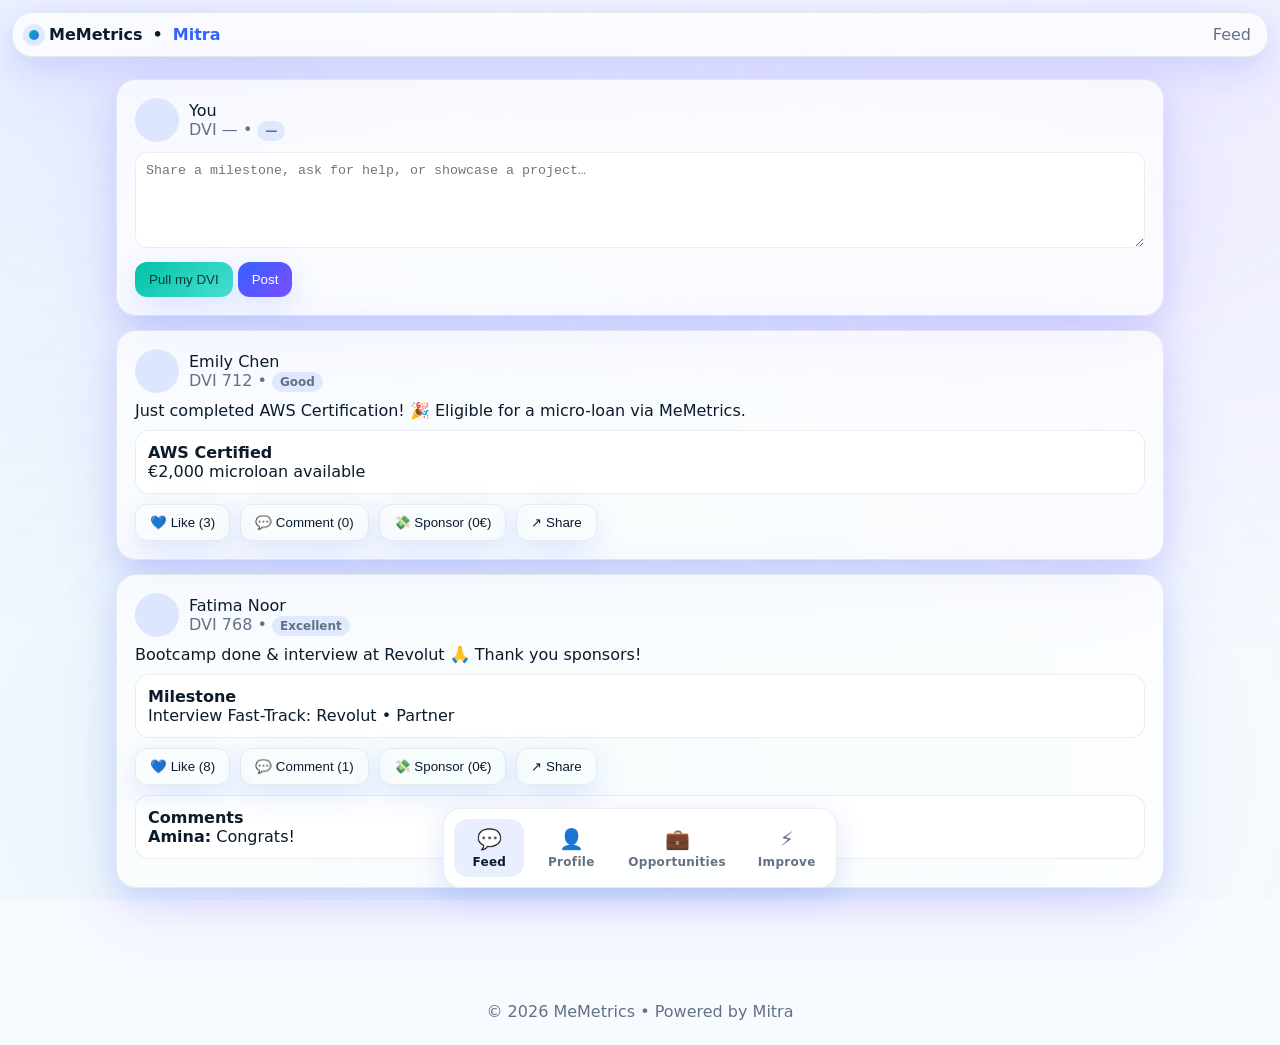
<file: frontend/index.html>
<!DOCTYPE html><html lang='en'><head>
<meta charset='utf-8'/><meta name='viewport' content='width=device-width, initial-scale=1.0'/>
<title>Mitra • Feed (Enhanced)</title>
<link rel='stylesheet' href='style.css'/>
<script defer src='shared.js'></script>
<script defer src='config.js'></script>
<script defer src='feed.js'></script>
</head><body>
<div class="bg particles"></div>
<header class="header glass">
  <div class="brand"><div class="dot"></div><div>MeMetrics</div><div>•</div><div class="mitra">Mitra</div></div>
  <div style="color:var(--muted)">Feed</div>
</header>

<main class="container feed">
  <section class="composer card glass">
    <div class="who">
      <div class="avatar"></div>
      <div><div class="name">You</div><div class="meta">DVI <span id="youDvi">—</span> • <span class="badge">—</span></div></div>
    </div>
    <textarea id="composerText" placeholder="Share a milestone, ask for help, or showcase a project…"></textarea>
    <div class="row"><button id="pullDviBtn" class="secondary">Pull my DVI</button> <button id="postBtn">Post</button></div>
  </section>

  <section id="feedList"></section>
</main>

<!-- Comment Modal -->
<div class="modal" id="commentModal" onclick="if(event.target===this) closeModal('commentModal')">
  <div class="sheet">
    <h3>Comment</h3>
    <textarea id="commentText" placeholder="Write something supportive…"></textarea>
    <div class="row">
      <button class="ghost" onclick="closeModal('commentModal')">Cancel</button>
      <button id="submitComment">Post</button>
    </div>
  </div>
</div>

<!-- Sponsor Modal -->
<div class="modal" id="sponsorModal" onclick="if(event.target===this) closeModal('sponsorModal')">
  <div class="sheet">
    <h3>Sponsor this student</h3>
    <p class="tip">Pledge amount (EUR)</p>
    <input id="pledgeAmount" type="number" min="5" value="25"/>
    <p class="tip">Note (optional)</p>
    <textarea id="pledgeNote" placeholder="Message to the student…"></textarea>
    <div class="row">
      <button class="ghost" onclick="closeModal('sponsorModal')">Cancel</button>
      <button id="submitPledge">Pledge</button>
    </div>
  </div>
</div>

<div class="bottomnav">
  <div class="wrap">
    <a class="navbtn active" href="index.html"><div class="icon">💬</div><div class="label">Feed</div></a>
    <a class="navbtn" href="profile.html"><div class="icon">👤</div><div class="label">Profile</div></a>
    <a class="navbtn" href="opportunities.html"><div class="icon">💼</div><div class="label">Opportunities</div></a>
    <a class="navbtn" href="improve.html"><div class="icon">⚡</div><div class="label">Improve</div></a>
  </div>
</div>

<footer>© <span id="year"></span> MeMetrics • Powered by Mitra</footer>
<script>document.getElementById('year').textContent=new Date().getFullYear();</script>
</body></html>
</file>
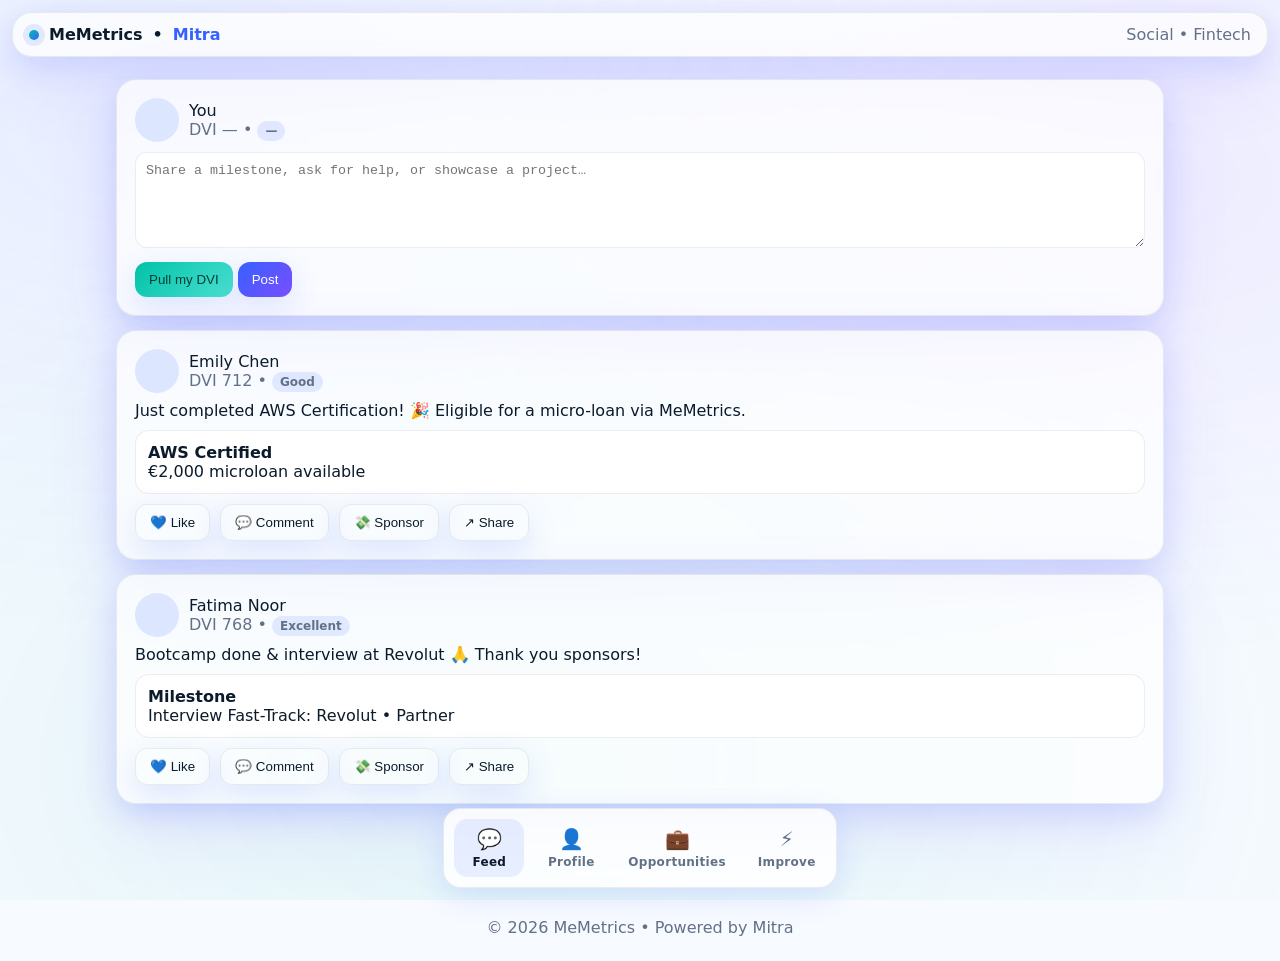
<file: 5/frontend/index.html>
<!DOCTYPE html><html lang='en'><head>
<meta charset='utf-8'/><meta name='viewport' content='width=device-width, initial-scale=1.0'/>
<title>Mitra • Feed</title>
<link rel='stylesheet' href='style.css'/>
<script defer src='config.js'></script>
</head><body>
<div class="bg particles"></div>
<header class="header glass">
  <div class="brand"><div class="dot"></div><div>MeMetrics</div><div>•</div><div class="mitra">Mitra</div></div>
  <div style="color:var(--muted)">Social • Fintech</div>
</header>

<main class="container feed">
  <section class="composer card glass">
    <div class="who">
      <div class="avatar"></div>
      <div><div class="name">You</div><div class="meta">DVI <span id="youDvi">—</span> • <span class="badge">—</span></div></div>
    </div>
    <textarea id="composerText" placeholder="Share a milestone, ask for help, or showcase a project…"></textarea>
    <div class="row"><button id="pullDviBtn" class="secondary">Pull my DVI</button> <button id="postBtn">Post</button></div>
  </section>

  <section id="feedList"></section>
</main>

<div class="bottomnav">
  <div class="wrap">
    <a class="navbtn active" href="index.html"><div class="icon">💬</div><div class="label">Feed</div></a>
    <a class="navbtn" href="profile.html"><div class="icon">👤</div><div class="label">Profile</div></a>
    <a class="navbtn" href="opportunities.html"><div class="icon">💼</div><div class="label">Opportunities</div></a>
    <a class="navbtn" href="improve.html"><div class="icon">⚡</div><div class="label">Improve</div></a>
  </div>
</div>

<footer>© <span id="year"></span> MeMetrics • Powered by Mitra</footer>

<script>
document.getElementById('year').textContent=new Date().getFullYear();
const API = window.MEMETRICS_API;
const youDviEl = document.getElementById('youDvi');
const posts=[
  {name:'Emily Chen', dvi:712, grade:'Good', text:'Just completed AWS Certification! 🎉 Eligible for a micro-loan via MeMetrics.', embed:{title:'AWS Certified', body:'€2,000 microloan available'}},
  {name:'Fatima Noor', dvi:768, grade:'Excellent', text:'Bootcamp done & interview at Revolut 🙏 Thank you sponsors!', embed:{title:'Milestone', body:'Interview Fast-Track: Revolut • Partner'}}
];
const feed = document.getElementById('feedList');
function render(){
  feed.innerHTML = posts.map(p=>`
    <article class="post card glass">
      <div class="who"><div class="avatar"></div><div><div class="name">${p.name}</div><div class="meta">DVI ${p.dvi} • <span class="badge">${p.grade}</span></div></div></div>
      <p class="text">${p.text}</p>
      ${p.embed?`<div class="embed"><strong>${p.embed.title}</strong><div>${p.embed.body}</div></div>`:''}
      <div class="actions"><button class="ghost">💙 Like</button><button class="ghost">💬 Comment</button><button class="ghost">💸 Sponsor</button><button class="ghost">↗ Share</button></div>
    </article>
  `).join('');
}
render();
document.getElementById('postBtn').onclick=()=>{
  const t=document.getElementById('composerText').value.trim(); if(!t) return;
  const dvi=parseInt(youDviEl.textContent||'700',10)||700;
  const grade = dvi>=760?'Excellent': dvi>=680?'Good': dvi>=600?'Fair':'Developing';
  posts.unshift({name:'You', dvi, grade, text:t}); document.getElementById('composerText').value=''; render();
};
document.getElementById('pullDviBtn').onclick=async()=>{
  try{
    const payload={skills_index:0.62,learning_pace:0.61,certifications:1,project_score:0.55,financial_behavior:0.5,resilience_score:0.62};
    const res=await fetch(API,{method:'POST',headers:{'Content-Type':'application/json'},body:JSON.stringify(payload)});
    const data=await res.json(); youDviEl.textContent=data.dvi; document.querySelector('.composer .badge').textContent=data.grade;
  }catch(e){ alert('Could not reach API. Is backend running?'); }
};
</script>
</body></html>
</file>
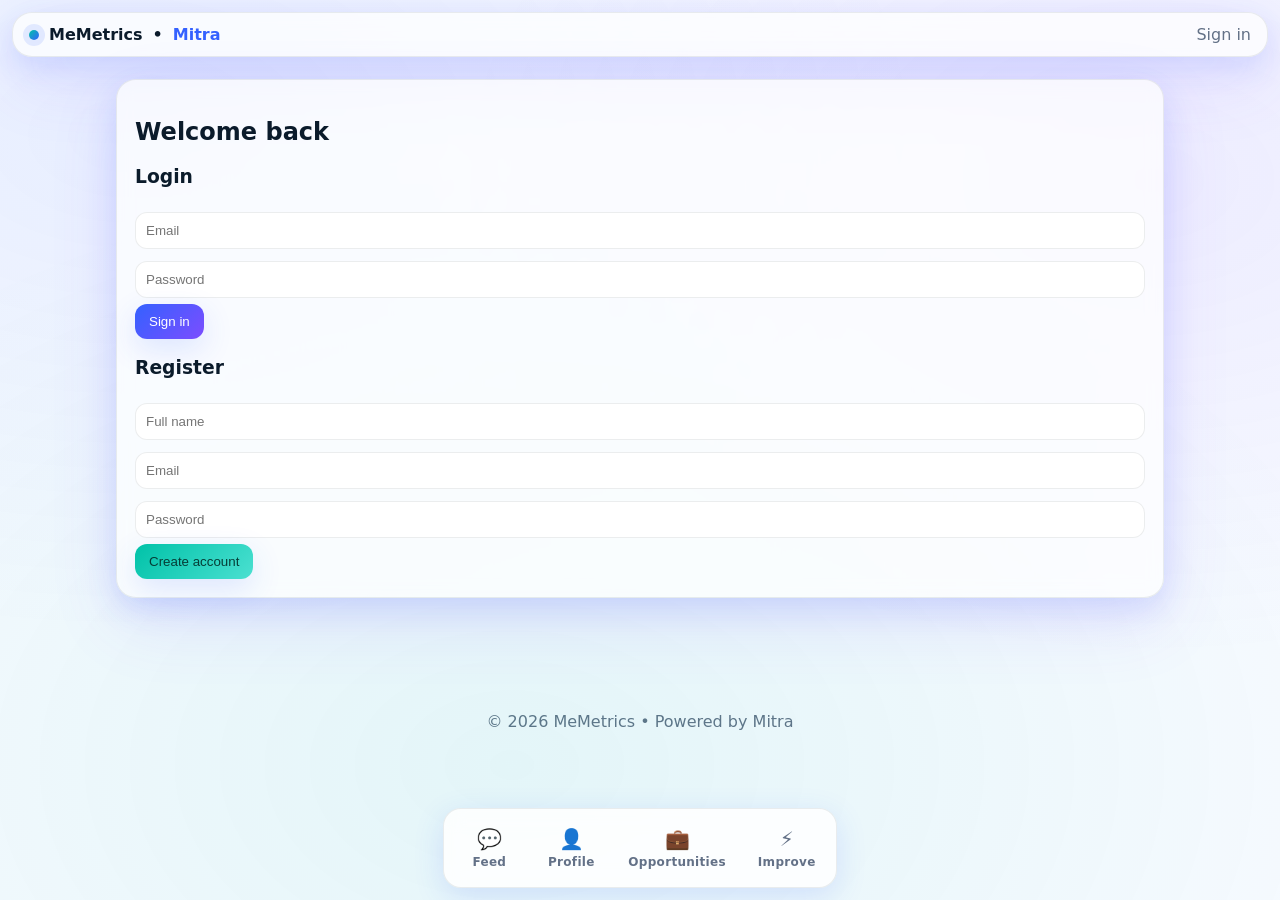
<file: frontend/auth.html>
<!DOCTYPE html><html lang='en'><head>
<meta charset='utf-8'/><meta name='viewport' content='width=device-width, initial-scale=1.0'/>
<title>Mitra • Sign in</title>
<link rel='stylesheet' href='style.css'/>
<script defer src='config.js'></script>
<script defer src='shared.js'></script>
<script defer src='auth.js'></script>
</head><body>
<div class="bg particles"></div>
<header class="header glass">
  <div class="brand"><div class="dot"></div><div>MeMetrics</div><div>•</div><div class="mitra">Mitra</div></div>
  <div style="color:var(--muted)">Sign in</div>
</header>
<main class="container">
  <section class="card glass">
    <h2>Welcome back</h2>
    <div class="grid">
      <div>
        <h3>Login</h3>
        <input id="loginEmail" placeholder="Email" style="width:100%;padding:10px;border:1px solid var(--border);border-radius:12px;background:#fff;margin:6px 0">
        <input id="loginPw" type="password" placeholder="Password" style="width:100%;padding:10px;border:1px solid var(--border);border-radius:12px;background:#fff;margin:6px 0">
        <button id="loginBtn">Sign in</button>
      </div>
      <div>
        <h3>Register</h3>
        <input id="regName" placeholder="Full name" style="width:100%;padding:10px;border:1px solid var(--border);border-radius:12px;background:#fff;margin:6px 0">
        <input id="regEmail" placeholder="Email" style="width:100%;padding:10px;border:1px solid var(--border);border-radius:12px;background:#fff;margin:6px 0">
        <input id="regPw" type="password" placeholder="Password" style="width:100%;padding:10px;border:1px solid var(--border);border-radius:12px;background:#fff;margin:6px 0">
        <button class="secondary" id="regBtn">Create account</button>
      </div>
    </div>
  </section>
</main>
<div class="bottomnav">
  <div class="wrap">
    <a class="navbtn" href="index.html"><div class="icon">💬</div><div class="label">Feed</div></a>
    <a class="navbtn" href="profile.html"><div class="icon">👤</div><div class="label">Profile</div></a>
    <a class="navbtn" href="opportunities.html"><div class="icon">💼</div><div class="label">Opportunities</div></a>
    <a class="navbtn" href="improve.html"><div class="icon">⚡</div><div class="label">Improve</div></a>
  </div>
</div>
<footer>© <span id="year"></span> MeMetrics • Powered by Mitra</footer>
<script>document.getElementById('year').textContent=new Date().getFullYear();</script>
</body></html>
</file>
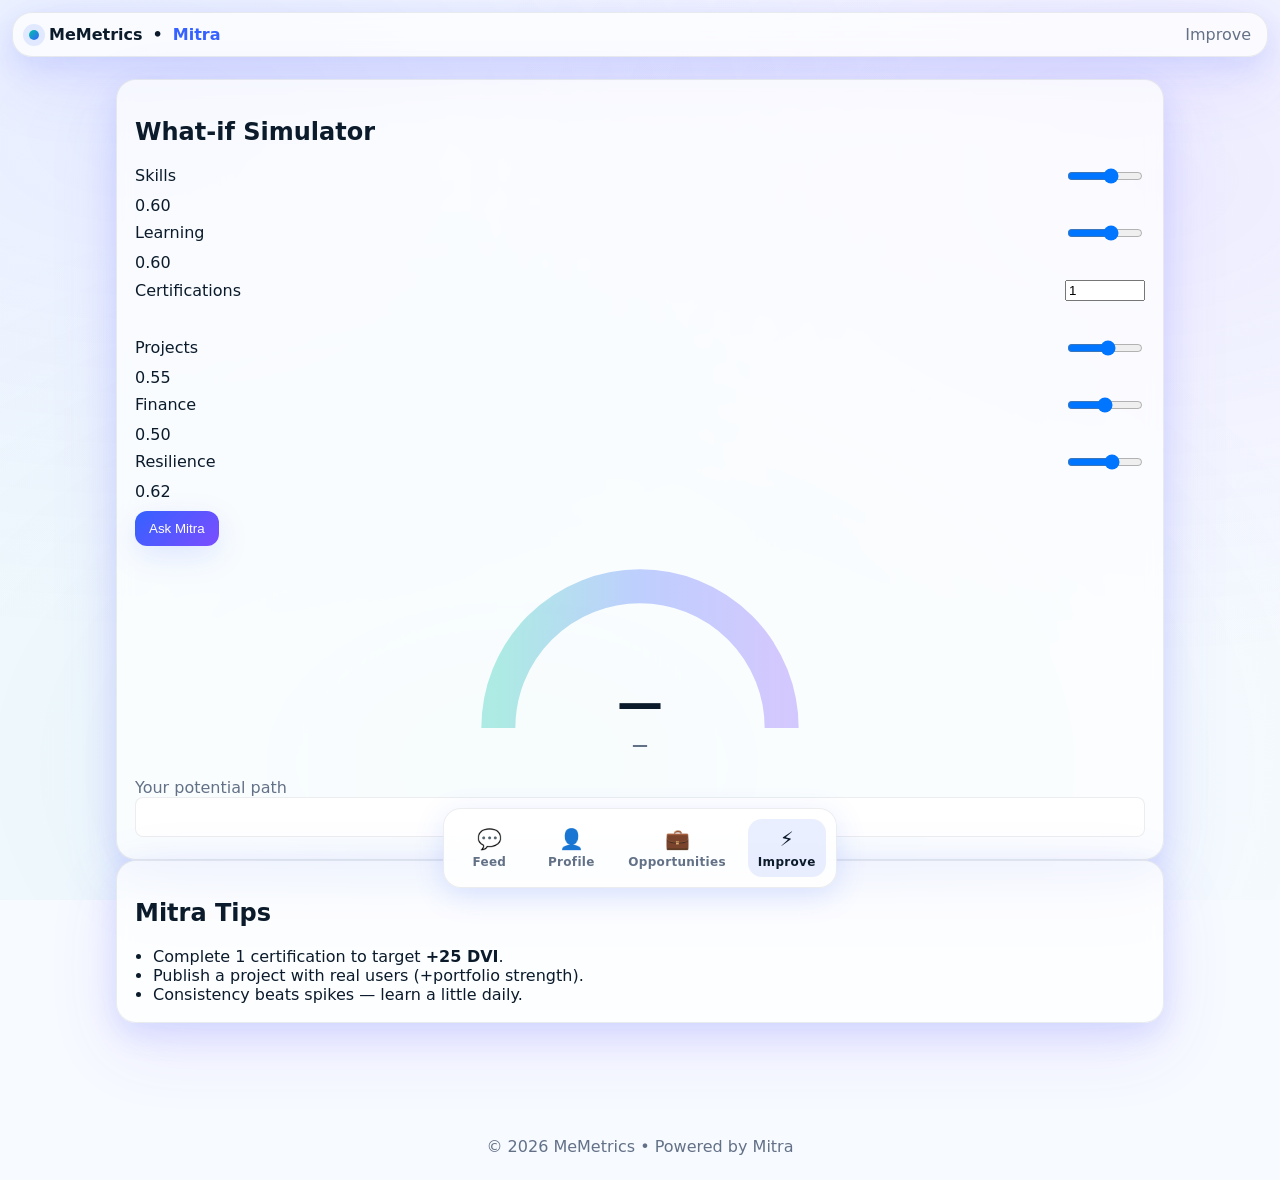
<file: frontend/improve.html>
<!DOCTYPE html><html lang='en'><head>
<meta charset='utf-8'/><meta name='viewport' content='width=device-width, initial-scale=1.0'/>
<title>Mitra • Improve (Enhanced)</title>
<link rel='stylesheet' href='style.css'/>
<link rel='stylesheet' href='style_optionc.css'/>
<script defer src='shared.js'></script>
<script defer src='config.js'></script>
<script defer src='improve.js'></script>
</head><body>
<div class="bg particles"></div>
<header class="header glass">
  <div class="brand"><div class="dot"></div><div>MeMetrics</div><div>•</div><div class="mitra">Mitra</div></div>
  <div style="color:var(--muted)">Improve</div>
</header>

<main class="container">
  <section class="card glass">
    <h2>What‑if Simulator</h2>
    <div class="slider-row">Skills <input type="range" id="skills" min="0" max="1" step="0.01" value="0.6"><span id="skillsV">0.60</span></div>
    <div class="slider-row">Learning <input type="range" id="learning" min="0" max="1" step="0.01" value="0.6"><span id="learningV">0.60</span></div>
    <div class="slider-row">Certifications <input type="number" id="certs" min="0" value="1"><span>&nbsp;</span></div>
    <div class="slider-row">Projects <input type="range" id="projects" min="0" max="1" step="0.01" value="0.55"><span id="projectsV">0.55</span></div>
    <div class="slider-row">Finance <input type="range" id="finance" min="0" max="1" step="0.01" value="0.5"><span id="financeV">0.50</span></div>
    <div class="slider-row">Resilience <input type="range" id="resilience" min="0" max="1" step="0.01" value="0.62"><span id="resilienceV">0.62</span></div>
    <div style="margin-top:10px"><button id="simulate">Ask Mitra</button></div>

    <div class="gaugeWrap">
      <svg viewBox="0 0 120 70" class="gauge">
        <defs><linearGradient id="grad" x1="0" x2="1"><stop offset="0%" stop-color="#00C2A8"/><stop offset="50%" stop-color="#3461FF"/><stop offset="100%" stop-color="#7C4DFF"/></linearGradient></defs>
        <path d="M10 60 A50 50 0 0 1 110 60" stroke="url(#grad)" stroke-width="12" fill="none" opacity="0.3"/>
        <path id="needle" d="M10 60 A50 50 0 0 1 110 60" stroke="url(#grad)" stroke-width="12" fill="none" stroke-dasharray="157" stroke-dashoffset="157"/>
      </svg>
      <div class="score" id="dviScore">—</div>
      <div class="grade" id="dviGrade">—</div>
    </div>

    <div class="drivers" id="drivers"></div>
    <div style="margin-top:10px">
      <div class="tip">Your potential path</div>
      <canvas id="spark" class="spark"></canvas>
    </div>
  </section>

  <section class="card glass">
    <h2>Mitra Tips</h2>
    <ul class="offers" id="tipsList">
      <li>Complete 1 certification to target <b>+25 DVI</b>.</li>
      <li>Publish a project with real users (+portfolio strength).</li>
      <li>Consistency beats spikes — learn a little daily.</li>
    </ul>
  </section>
</main>

<div class="bottomnav">
  <div class="wrap">
    <a class="navbtn" href="index.html"><div class="icon">💬</div><div class="label">Feed</div></a>
    <a class="navbtn" href="profile.html"><div class="icon">👤</div><div class="label">Profile</div></a>
    <a class="navbtn" href="opportunities.html"><div class="icon">💼</div><div class="label">Opportunities</div></a>
    <a class="navbtn active" href="improve.html"><div class="icon">⚡</div><div class="label">Improve</div></a>
  </div>
</div>

<footer>© <span id="year"></span> MeMetrics • Powered by Mitra</footer>
<script>document.getElementById('year').textContent=new Date().getFullYear();</script>
</body></html>
</file>
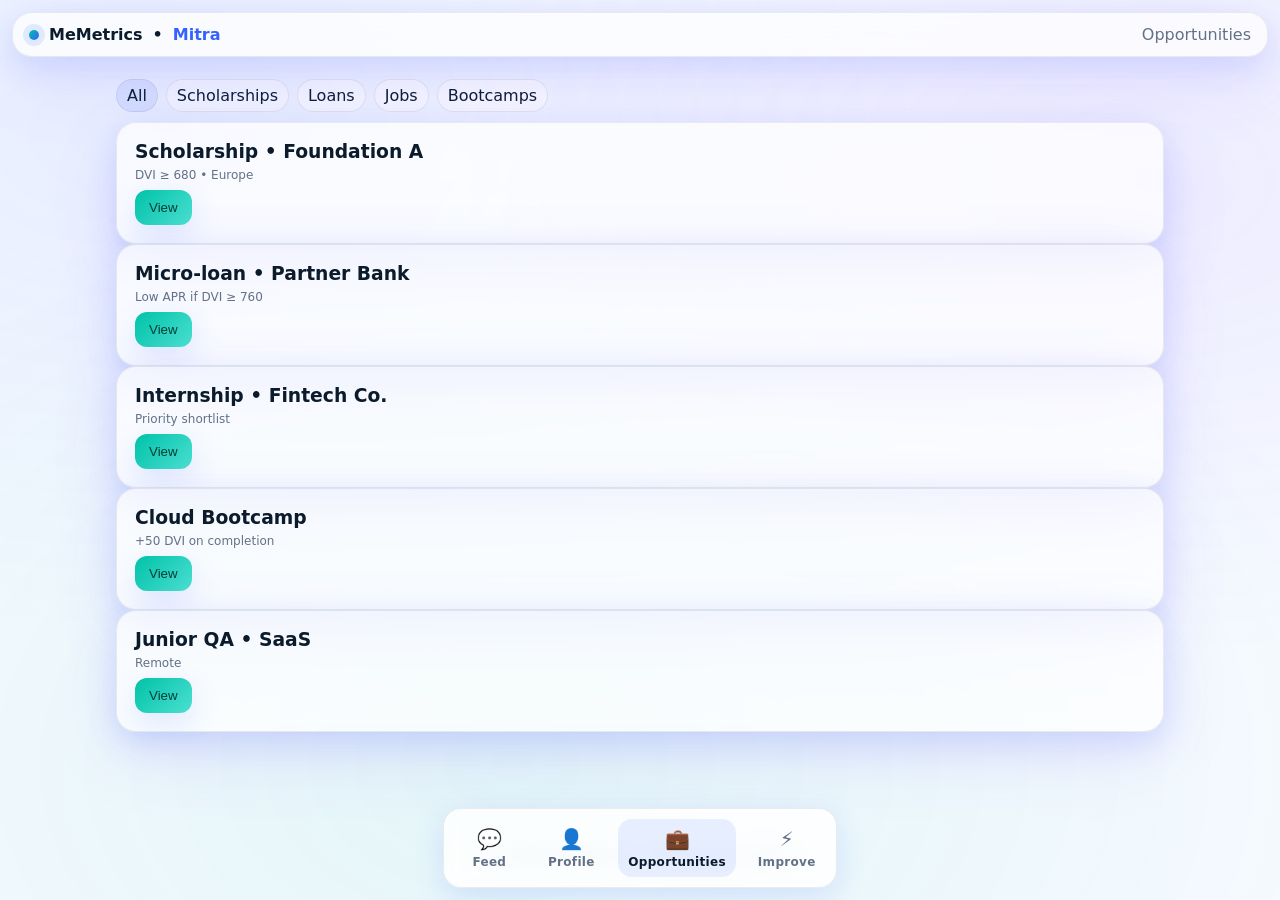
<file: frontend/opportunities.html>
<!DOCTYPE html><html lang='en'><head>
<meta charset='utf-8'/><meta name='viewport' content='width=device-width, initial-scale=1.0'/>
<title>Mitra • Opportunities (Enhanced)</title>
<link rel='stylesheet' href='style.css'/>
<link rel='stylesheet' href='style_optionc.css'/>
<script defer src='shared.js'></script>
<script defer src='config.js'></script>
<script defer src='opportunities.js'></script>
</head><body>
<div class="bg particles"></div>
<header class="header glass">
  <div class="brand"><div class="dot"></div><div>MeMetrics</div><div>•</div><div class="mitra">Mitra</div></div>
  <div style="color:var(--muted)">Opportunities</div>
</header>

<main class="container">
  <div class="filters">
    <span class="chip active" data-type="all">All</span>
    <span class="chip" data-type="scholarship">Scholarships</span>
    <span class="chip" data-type="loan">Loans</span>
    <span class="chip" data-type="job">Jobs</span>
    <span class="chip" data-type="bootcamp">Bootcamps</span>
  </div>

  <section id="opList" class="grid"></section>
</main>

<!-- Details Modal -->
<div class="modal" id="opModal" onclick="if(event.target===this) closeModal('opModal')">
  <div class="sheet">
    <h3 id="opTitle">Opportunity</h3>
    <div class="meta" id="opMeta"></div>
    <p id="opDesc" style="margin-top:8px">—</p>
    <div class="row">
      <button class="ghost" onclick="closeModal('opModal')">Close</button>
      <button id="opAction">Apply</button>
    </div>
  </div>
</div>

<div class="bottomnav">
  <div class="wrap">
    <a class="navbtn" href="index.html"><div class="icon">💬</div><div class="label">Feed</div></a>
    <a class="navbtn" href="profile.html"><div class="icon">👤</div><div class="label">Profile</div></a>
    <a class="navbtn active" href="opportunities.html"><div class="icon">💼</div><div class="label">Opportunities</div></a>
    <a class="navbtn" href="improve.html"><div class="icon">⚡</div><div class="label">Improve</div></a>
  </div>
</div>

<footer>© <span id="year"></span> MeMetrics • Powered by Mitra</footer>
<script>document.getElementById('year').textContent=new Date().getFullYear();</script>
</body></html>
</file>
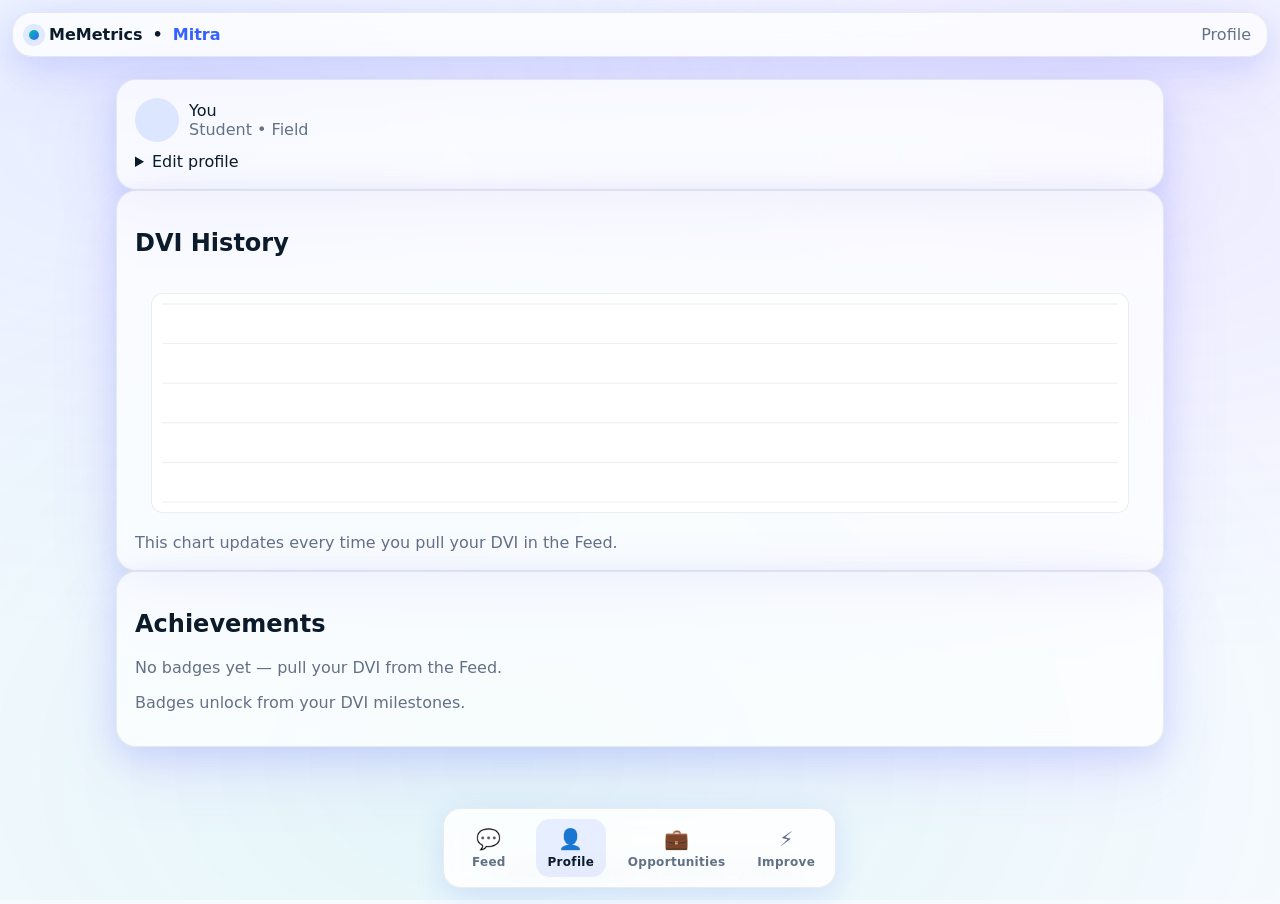
<file: frontend/profile.html>
<!DOCTYPE html><html lang='en'><head>
<meta charset='utf-8'/><meta name='viewport' content='width=device-width, initial-scale=1.0'/>
<title>Mitra • Profile (DVI History)</title>
<link rel='stylesheet' href='style.css'/>
<link rel='stylesheet' href='style_profile.css'/>
<script defer src='shared.js'></script>
<script defer src='config.js'></script>
<script defer src='profile.js'></script>
</head><body>
<div class="bg particles"></div>
<header class="header glass">
  <div class="brand"><div class="dot"></div><div>MeMetrics</div><div>•</div><div class="mitra">Mitra</div></div>
  <div style="color:var(--muted)">Profile</div>
</header>

<main class="container">
  <section class="card glass">
    <div class="who">
      <div class="avatar"></div>
      <div>
        <div class="name" id="pName">You</div>
        <div class="meta" id="pMeta">Student • Field</div>
      </div>
    </div>
    <div class="profile-editor" style="margin-top:10px">
      <details>
        <summary>Edit profile</summary>
        <input id="nameInput" placeholder="Your name"/>
        <input id="fieldInput" placeholder="Field of study (e.g., Software)"/>
        <textarea id="bioInput" placeholder="Short bio"></textarea>
        <button id="saveProfile" class="secondary">Save</button>
      </details>
    </div>
  </section>

  <section class="grid">
    <div class="card glass">
      <h2>DVI History</h2>
      <div class="chart-wrap">
        <canvas id="dviChart" class="chart"></canvas>
      </div>
      <div class="tip">This chart updates every time you pull your DVI in the Feed.</div>
    </div>

    <div class="card glass">
      <h2>Achievements</h2>
      <div class="badges" id="badges"></div>
      <p class="tip">Badges unlock from your DVI milestones.</p>
    </div>
  </section>
</main>

<div class="bottomnav">
  <div class="wrap">
    <a class="navbtn" href="index.html"><div class="icon">💬</div><div class="label">Feed</div></a>
    <a class="navbtn active" href="profile.html"><div class="icon">👤</div><div class="label">Profile</div></a>
    <a class="navbtn" href="opportunities.html"><div class="icon">💼</div><div class="label">Opportunities</div></a>
    <a class="navbtn" href="improve.html"><div class="icon">⚡</div><div class="label">Improve</div></a>
  </div>
</div>

<footer>© <span id="year"></span> MeMetrics • Powered by Mitra</footer>
<script>document.getElementById('year').textContent=new Date().getFullYear();</script>
</body></html>
</file>
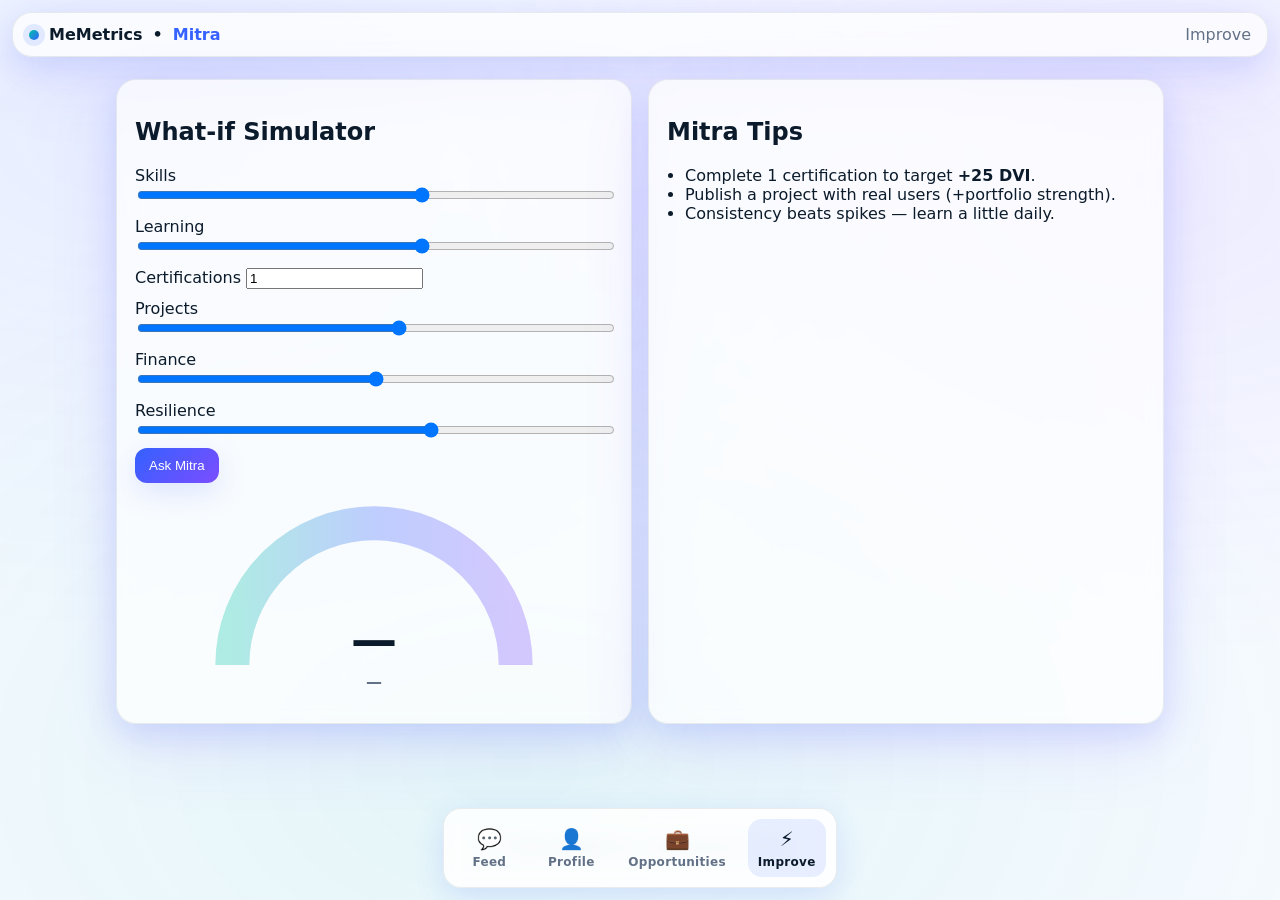
<file: 5/frontend/improve.html>
<!DOCTYPE html><html lang='en'><head>
<meta charset='utf-8'/><meta name='viewport' content='width=device-width, initial-scale=1.0'/>
<title>Mitra • Improve</title>
<link rel='stylesheet' href='style.css'/>
<script defer src='config.js'></script>
<script defer src='shared.js'></script>
</head><body>
<div class="bg particles"></div>
<header class="header glass">
  <div class="brand"><div class="dot"></div><div>MeMetrics</div><div>•</div><div class="mitra">Mitra</div></div>
  <div style="color:var(--muted)">Improve</div>
</header>

<main class="container">
  <section class="grid">
    <div class="card glass">
      <h2>What‑if Simulator</h2>
      <div class="controls">
        <label>Skills <input type="range" id="skills" min="0" max="1" step="0.01" value="0.6"></label>
        <label>Learning <input type="range" id="learning" min="0" max="1" step="0.01" value="0.6"></label>
        <label>Certifications <input type="number" id="certs" min="0" value="1"></label>
        <label>Projects <input type="range" id="projects" min="0" max="1" step="0.01" value="0.55"></label>
        <label>Finance <input type="range" id="finance" min="0" max="1" step="0.01" value="0.5"></label>
        <label>Resilience <input type="range" id="resilience" min="0" max="1" step="0.01" value="0.62"></label>
        <button id="simulate">Ask Mitra</button>
      </div>
      <div class="gaugeWrap">
        <svg viewBox="0 0 120 70" class="gauge">
          <defs>
            <linearGradient id="grad" x1="0" x2="1" y1="0" y2="0">
              <stop offset="0%" stop-color="#00C2A8"/>
              <stop offset="50%" stop-color="#3461FF"/>
              <stop offset="100%" stop-color="#7C4DFF"/>
            </linearGradient>
          </defs>
          <path d="M10 60 A50 50 0 0 1 110 60" stroke="url(#grad)" stroke-width="12" fill="none" opacity="0.3"/>
          <path id="needle" d="M10 60 A50 50 0 0 1 110 60" stroke="url(#grad)" stroke-width="12" fill="none" stroke-dasharray="157" stroke-dashoffset="157"/>
        </svg>
        <div class="score" id="dviScore">—</div>
        <div class="grade" id="dviGrade">—</div>
      </div>
      <div class="drivers" id="drivers"></div>
    </div>

    <div class="card glass">
      <h2>Mitra Tips</h2>
      <ul class="offers" id="tipsList">
        <li>Complete 1 certification to target <b>+25 DVI</b>.</li>
        <li>Publish a project with real users (+portfolio strength).</li>
        <li>Consistency beats spikes — learn a little daily.</li>
      </ul>
    </div>
  </section>
</main>

<div class="bottomnav">
  <div class="wrap">
    <a class="navbtn" href="index.html"><div class="icon">💬</div><div class="label">Feed</div></a>
    <a class="navbtn" href="profile.html"><div class="icon">👤</div><div class="label">Profile</div></a>
    <a class="navbtn" href="opportunities.html"><div class="icon">💼</div><div class="label">Opportunities</div></a>
    <a class="navbtn active" href="improve.html"><div class="icon">⚡</div><div class="label">Improve</div></a>
  </div>
</div>

<footer>© <span id="year"></span> MeMetrics • Powered by Mitra</footer>
<script>
document.getElementById('year').textContent=new Date().getFullYear();
document.getElementById('simulate').onclick = async ()=>{
  const payload={
    skills_index: parseFloat(document.getElementById('skills').value),
    learning_pace: parseFloat(document.getElementById('learning').value),
    certifications: parseInt(document.getElementById('certs').value||'0',10),
    project_score: parseFloat(document.getElementById('projects').value),
    financial_behavior: parseFloat(document.getElementById('finance').value),
    resilience_score: parseFloat(document.getElementById('resilience').value),
  };
  const data = await mitraPredict(payload);
  document.getElementById('dviScore').textContent=data.dvi;
  document.getElementById('dviGrade').textContent=data.grade;
  setGauge01((data.dvi-300)/600);
  const drivers = Object.entries(data.drivers).sort((a,b)=>b[1]-a[1]).map(([k,v])=>`<div><strong>${k}</strong> • ${v}%</div>`).join('');
  document.getElementById('drivers').innerHTML=drivers;
};
</script>
</body></html>
</file>
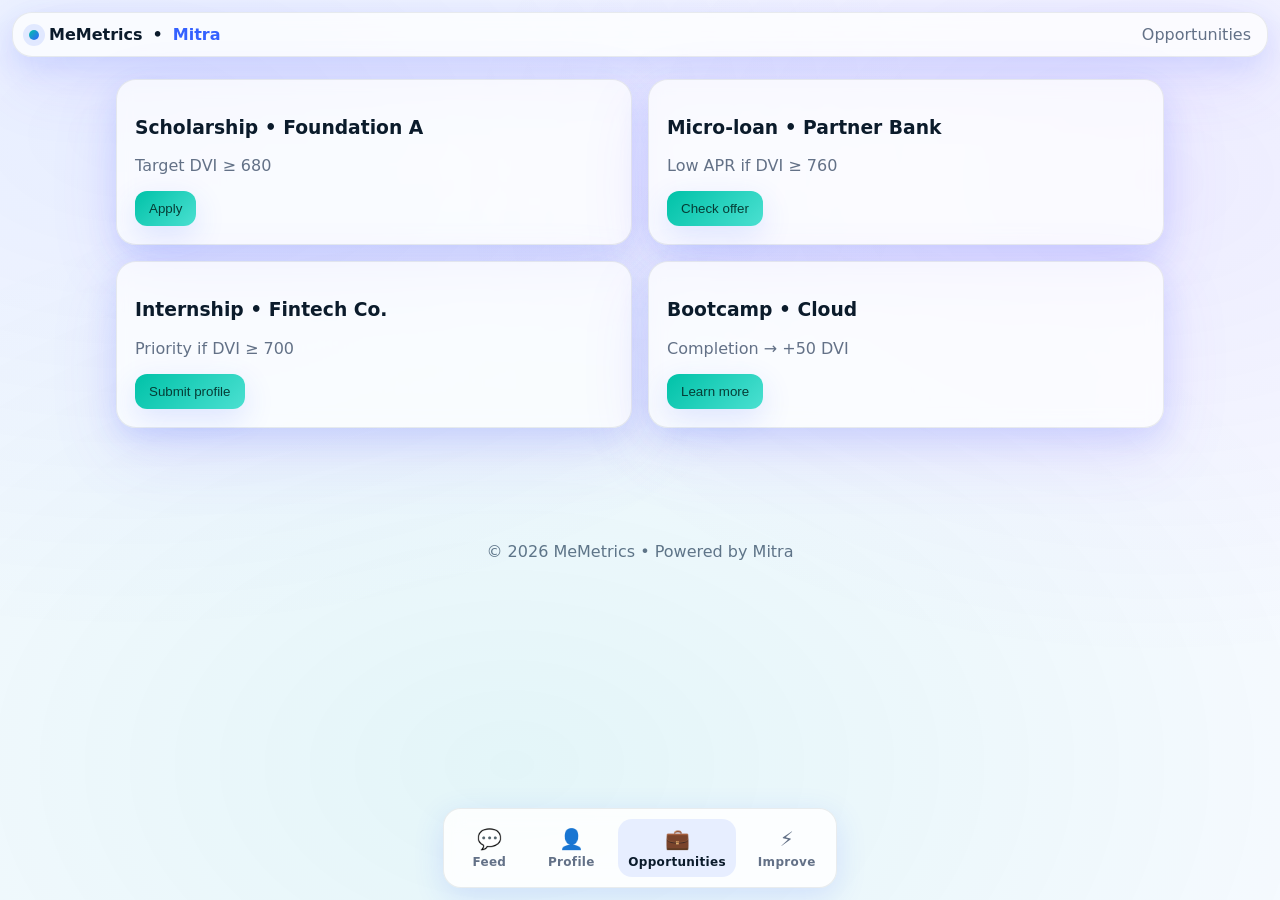
<file: 5/frontend/opportunities.html>
<!DOCTYPE html><html lang='en'><head>
<meta charset='utf-8'/><meta name='viewport' content='width=device-width, initial-scale=1.0'/>
<title>Mitra • Opportunities</title>
<link rel='stylesheet' href='style.css'/>
<script defer src='config.js'></script>
</head><body>
<div class="bg particles"></div>
<header class="header glass">
  <div class="brand"><div class="dot"></div><div>MeMetrics</div><div>•</div><div class="mitra">Mitra</div></div>
  <div style="color:var(--muted)">Opportunities</div>
</header>

<main class="container">
  <section class="grid">
    <div class="card glass">
      <h3>Scholarship • Foundation A</h3>
      <p class="tip">Target DVI ≥ 680</p>
      <button class="secondary">Apply</button>
    </div>
    <div class="card glass">
      <h3>Micro‑loan • Partner Bank</h3>
      <p class="tip">Low APR if DVI ≥ 760</p>
      <button class="secondary">Check offer</button>
    </div>
    <div class="card glass">
      <h3>Internship • Fintech Co.</h3>
      <p class="tip">Priority if DVI ≥ 700</p>
      <button class="secondary">Submit profile</button>
    </div>
    <div class="card glass">
      <h3>Bootcamp • Cloud</h3>
      <p class="tip">Completion → +50 DVI</p>
      <button class="secondary">Learn more</button>
    </div>
  </section>
</main>

<div class="bottomnav">
  <div class="wrap">
    <a class="navbtn" href="index.html"><div class="icon">💬</div><div class="label">Feed</div></a>
    <a class="navbtn" href="profile.html"><div class="icon">👤</div><div class="label">Profile</div></a>
    <a class="navbtn active" href="opportunities.html"><div class="icon">💼</div><div class="label">Opportunities</div></a>
    <a class="navbtn" href="improve.html"><div class="icon">⚡</div><div class="label">Improve</div></a>
  </div>
</div>

<footer>© <span id="year"></span> MeMetrics • Powered by Mitra</footer>
<script>document.getElementById('year').textContent=new Date().getFullYear();</script>
</body></html>
</file>
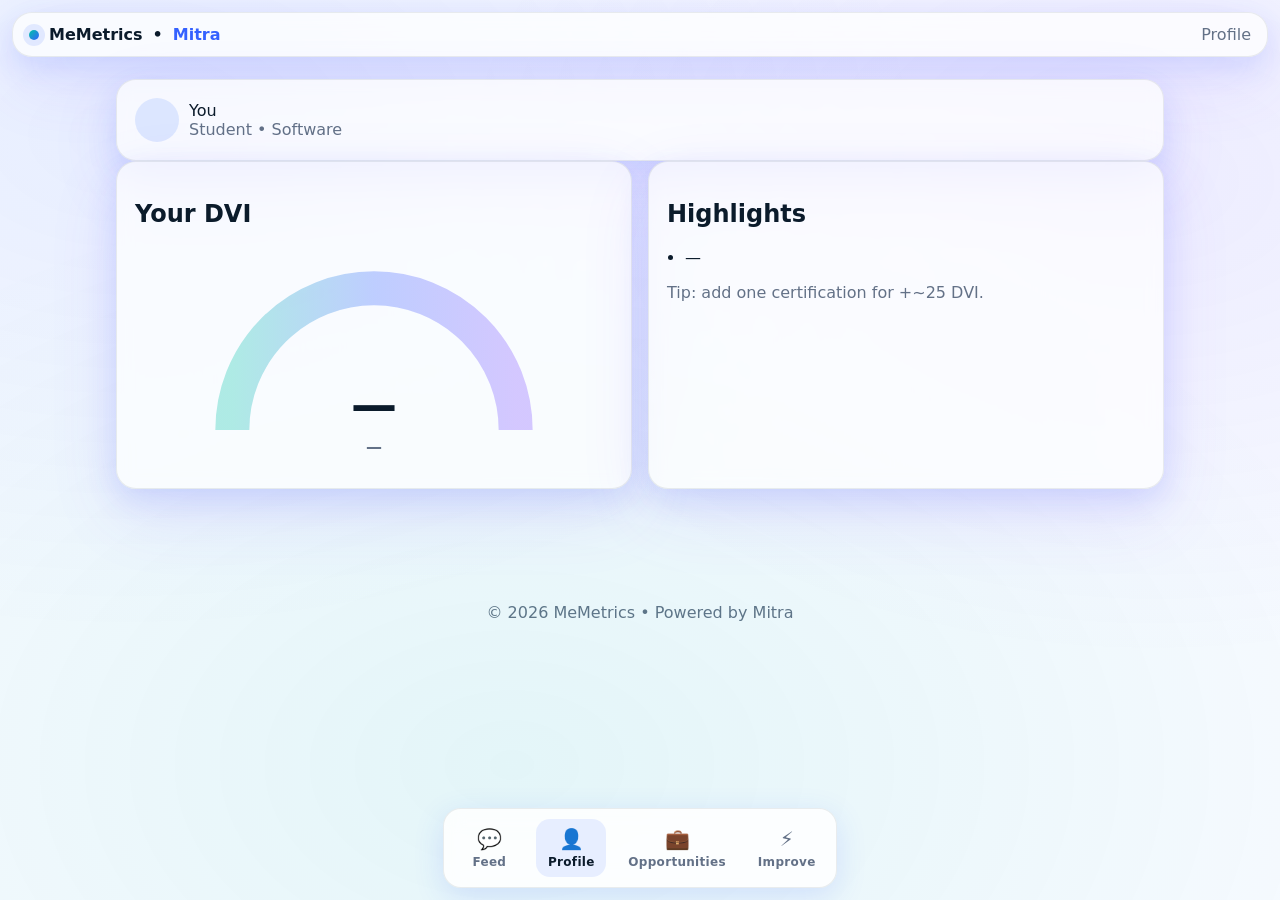
<file: 5/frontend/profile.html>
<!DOCTYPE html><html lang='en'><head>
<meta charset='utf-8'/><meta name='viewport' content='width=device-width, initial-scale=1.0'/>
<title>Mitra • Profile</title>
<link rel='stylesheet' href='style.css'/>
<script defer src='config.js'></script>
<script defer src='shared.js'></script>
</head><body>
<div class="bg particles"></div>
<header class="header glass">
  <div class="brand"><div class="dot"></div><div>MeMetrics</div><div>•</div><div class="mitra">Mitra</div></div>
  <div style="color:var(--muted)">Profile</div>
</header>

<main class="container">
  <section class="card glass">
    <div class="who">
      <div class="avatar"></div>
      <div><div class="name">You</div><div class="meta">Student • Software</div></div>
    </div>
  </section>

  <section class="grid">
    <div class="card glass">
      <h2>Your DVI</h2>
      <div class="gaugeWrap">
        <svg viewBox="0 0 120 70" class="gauge">
          <defs>
            <linearGradient id="grad" x1="0" x2="1" y1="0" y2="0">
              <stop offset="0%" stop-color="#00C2A8"/>
              <stop offset="50%" stop-color="#3461FF"/>
              <stop offset="100%" stop-color="#7C4DFF"/>
            </linearGradient>
          </defs>
          <path d="M10 60 A50 50 0 0 1 110 60" stroke="url(#grad)" stroke-width="12" fill="none" opacity="0.3"/>
          <path id="needle" d="M10 60 A50 50 0 0 1 110 60" stroke="url(#grad)" stroke-width="12" fill="none" stroke-dasharray="157" stroke-dashoffset="157"/>
        </svg>
        <div class="score" id="dviScore">—</div>
        <div class="grade" id="dviGrade">—</div>
      </div>
      <div class="drivers" id="drivers"></div>
    </div>

    <div class="card glass">
      <h2>Highlights</h2>
      <ul class="offers" id="offersList"><li>—</li></ul>
      <p class="tip">Tip: add one certification for +~25 DVI.</p>
    </div>
  </section>
</main>

<div class="bottomnav">
  <div class="wrap">
    <a class="navbtn" href="index.html"><div class="icon">💬</div><div class="label">Feed</div></a>
    <a class="navbtn active" href="profile.html"><div class="icon">👤</div><div class="label">Profile</div></a>
    <a class="navbtn" href="opportunities.html"><div class="icon">💼</div><div class="label">Opportunities</div></a>
    <a class="navbtn" href="improve.html"><div class="icon">⚡</div><div class="label">Improve</div></a>
  </div>
</div>

<footer>© <span id="year"></span> MeMetrics • Powered by Mitra</footer>
<script>
document.getElementById('year').textContent=new Date().getFullYear();
(async()=>{
  try{
    const data=await mitraPredict({skills_index:0.62,learning_pace:0.61,certifications:1,project_score:0.55,financial_behavior:0.5,resilience_score:0.62});
    document.getElementById('dviScore').textContent=data.dvi;
    document.getElementById('dviGrade').textContent=data.grade;
    setGauge01((data.dvi-300)/600);
    const drivers = Object.entries(data.drivers).sort((a,b)=>b[1]-a[1]).map(([k,v])=>`<div><strong>${k}</strong> • ${v}%</div>`).join('');
    document.getElementById('drivers').innerHTML=drivers;
    const offers=[];
    if(data.dvi>=760){offers.push('€5,000 scholarship match • Top tier');offers.push('Low-APR micro-loan pre-approved');}
    else if(data.dvi>=680){offers.push('€2,000 micro-loan available');offers.push('Interview fast-track with partners');}
    else if(data.dvi>=600){offers.push('Foundation scholarship shortlist');}
    else {offers.push('Complete 1 certification (+~25 DVI)');}
    document.getElementById('offersList').innerHTML=offers.map(o=>`<li>${o}</li>`).join('');
  }catch(e){}
})();
</script>
</body></html>
</file>
<file: frontend/style.css>
/* Mitra Fintech White + Bottom Nav + Modals */
:root{
  --bg:#f7faff; --text:#0b1b2b; --muted:#637187;
  --brand:#3461ff; --accent:#00c2a8;
  --glass:rgba(255,255,255,0.7); --border:rgba(11,27,43,0.08);
  --shadow1:0 10px 30px rgba(52,97,255,0.15);
  --shadow2:0 24px 70px rgba(124,77,255,0.12);
}
*{box-sizing:border-box}
body{margin:0;font-family:Inter,system-ui,Segoe UI,Roboto,Arial;color:var(--text);background:var(--bg)}
a{text-decoration:none;color:inherit}
.bg{position:fixed;inset:0;pointer-events:none}
.particles{background:
  radial-gradient(800px 500px at 10% 15%, rgba(52,97,255,0.08), transparent),
  radial-gradient(700px 480px at 90% 20%, rgba(124,77,255,0.08), transparent),
  radial-gradient(900px 600px at 40% 85%, rgba(0,194,168,0.08), transparent);filter:blur(.3px)}
.glass{backdrop-filter:blur(8px); background:var(--glass); border:1px solid var(--border); border-radius:20px; box-shadow:var(--shadow1),var(--shadow2)}

.header{position:sticky;top:0;margin:12px; padding:12px 16px; display:flex;align-items:center;justify-content:space-between}
.brand{display:flex;align-items:center;gap:10px;font-weight:800}
.dot{width:10px;height:10px;border-radius:50%;background:linear-gradient(135deg,var(--accent),var(--brand));box-shadow:0 0 0 6px rgba(52,97,255,0.12)}
.brand .mitra{color:var(--brand)}
.container{max-width:1080px;margin:22px auto 90px;padding:0 16px}

button{background:linear-gradient(135deg,var(--brand),#7c4dff);border:none;border-radius:12px;color:#fff;
  padding:10px 14px;cursor:pointer;box-shadow:var(--shadow1);transition:transform .15s ease, box-shadow .2s ease}
button.secondary{background:linear-gradient(135deg,var(--accent),#4be0d1);color:#063d36}
button.ghost{background:transparent;border:1px solid var(--border);color:var(--text)}
button:hover{transform:translateY(-2px); box-shadow:0 16px 40px rgba(52,97,255,0.18)}

footer{text-align:center;color:var(--muted);padding:24px}

/* Feed */
.feed .composer textarea{width:100%;min-height:96px;padding:10px;border:1px solid var(--border);border-radius:12px;background:white;margin:10px 0}
.who{display:flex;align-items:center;gap:10px}
.avatar{width:44px;height:44px;border-radius:50%;background:#dce6ff}
.meta{color:var(--muted)}
.badge{padding:3px 8px;border-radius:999px;background:rgba(52,97,255,0.12);font-weight:700;font-size:12px}
.card{padding:18px}
.post{margin:14px 0}
.post .text{margin:8px 0}
.embed{margin:10px 0;padding:12px;border:1px solid var(--border);border-radius:14px;background:white}
.actions{display:flex;gap:10px;flex-wrap:wrap}

/* Bottom Nav */
.bottomnav{position:fixed;bottom:12px;left:0;right:0;display:flex;justify-content:center;pointer-events:none}
.bottomnav .wrap{pointer-events:auto;display:flex;gap:12px;padding:10px;border-radius:18px;background:rgba(255,255,255,0.85);
  border:1px solid var(--border);backdrop-filter:blur(10px);box-shadow:0 8px 30px rgba(52,97,255,0.15)}
.navbtn{display:flex;flex-direction:column;align-items:center;gap:4px;min-width:70px;padding:8px 10px;border-radius:14px;color:var(--muted)}
.navbtn.active,.navbtn:hover{background:rgba(52,97,255,0.10);color:var(--text)}
.navbtn .icon{font-size:20px}
.navbtn .label{font-size:12px;font-weight:700;letter-spacing:.3px}

/* Modals */
.modal{position:fixed;inset:0;background:rgba(9,20,35,0.35);display:none;align-items:center;justify-content:center;padding:16px;z-index:50}
.modal.show{display:flex}
.modal .sheet{width:100%;max-width:520px;background:#fff;border-radius:18px;border:1px solid var(--border);box-shadow:var(--shadow2);padding:18px}
.modal .row{display:flex;justify-content:flex-end;gap:8px;margin-top:14px}
.modal input, .modal textarea{width:100%;padding:10px;border:1px solid var(--border);border-radius:12px;background:#fff}

/* Gauge & drivers (for profile/improve pages kept consistent) */
.gaugeWrap{position:relative;display:grid;place-items:center;padding:12px}
.gauge{width:100%;max-width:340px}
.score{position:absolute;bottom:38px;font-size:46px;font-weight:800}
.grade{position:absolute;bottom:14px;color:var(--muted);font-weight:700}
.drivers{display:grid;grid-template-columns:repeat(2,minmax(0,1fr));gap:10px}
.controls label{display:block;margin:10px 0 6px}
.controls input[type=range]{width:100%}
.offers{margin:0;padding-left:18px}
.tip{color:var(--muted)}
</file>
<file: 5/frontend/style.css>
/* Mitra Fintech White + Bottom Nav */
:root{
  --bg:#f7faff; --text:#0b1b2b; --muted:#637187;
  --brand:#3461ff; --accent:#00c2a8;
  --glass:rgba(255,255,255,0.7); --border:rgba(11,27,43,0.08);
  --shadow1:0 10px 30px rgba(52,97,255,0.15);
  --shadow2:0 24px 70px rgba(124,77,255,0.12);
}
*{box-sizing:border-box}
body{margin:0;font-family:Inter,system-ui,Segoe UI,Roboto,Arial;color:var(--text);background:var(--bg)}
a{text-decoration:none;color:inherit}
.bg{position:fixed;inset:0;pointer-events:none}
.particles{background:
  radial-gradient(800px 500px at 10% 15%, rgba(52,97,255,0.08), transparent),
  radial-gradient(700px 480px at 90% 20%, rgba(124,77,255,0.08), transparent),
  radial-gradient(900px 600px at 40% 85%, rgba(0,194,168,0.08), transparent);filter:blur(.3px)}
.glass{backdrop-filter:blur(8px); background:var(--glass); border:1px solid var(--border); border-radius:20px; box-shadow:var(--shadow1),var(--shadow2)}

.header{position:sticky;top:0;margin:12px; padding:12px 16px; display:flex;align-items:center;justify-content:space-between}
.brand{display:flex;align-items:center;gap:10px;font-weight:800}
.dot{width:10px;height:10px;border-radius:50%;background:linear-gradient(135deg,var(--accent),var(--brand));box-shadow:0 0 0 6px rgba(52,97,255,0.12)}
.brand .mitra{color:var(--brand)}

.container{max-width:1080px;margin:22px auto 90px;padding:0 16px} /* bottom space for nav */
.card{padding:18px}
.grid{display:grid;grid-template-columns:repeat(2,minmax(0,1fr));gap:16px}
@media (max-width:860px){.grid{grid-template-columns:1fr}}

button{background:linear-gradient(135deg,var(--brand),#7c4dff);border:none;border-radius:12px;color:#fff;
  padding:10px 14px;cursor:pointer;box-shadow:var(--shadow1);transition:transform .15s ease, box-shadow .2s ease}
button.secondary{background:linear-gradient(135deg,var(--accent),#4be0d1);color:#063d36}
button.ghost{background:transparent;border:1px solid var(--border);color:var(--text)}
button:hover{transform:translateY(-2px); box-shadow:0 16px 40px rgba(52,97,255,0.18)}

footer{text-align:center;color:var(--muted);padding:24px}

/* Gauge */
.gaugeWrap{position:relative;display:grid;place-items:center;padding:12px}
.gauge{width:100%;max-width:340px}
.score{position:absolute;bottom:38px;font-size:46px;font-weight:800}
.grade{position:absolute;bottom:14px;color:var(--muted);font-weight:700}
.drivers{display:grid;grid-template-columns:repeat(2,minmax(0,1fr));gap:10px}
.controls label{display:block;margin:10px 0 6px}
.controls input[type=range]{width:100%}
.offers{margin:0;padding-left:18px}
.tip{color:var(--muted)}

/* Feed */
.feed .composer textarea{width:100%;min-height:96px;padding:10px;border:1px solid var(--border);border-radius:12px;background:white;margin:10px 0}
.who{display:flex;align-items:center;gap:10px}
.avatar{width:44px;height:44px;border-radius:50%;background:#dce6ff}
.meta{color:var(--muted)}
.badge{padding:3px 8px;border-radius:999px;background:rgba(52,97,255,0.12);font-weight:700;font-size:12px}
.post{margin:14px 0}
.post .text{margin:8px 0}
.embed{margin:10px 0;padding:12px;border:1px solid var(--border);border-radius:14px;background:white}
.actions{display:flex;gap:10px}

/* Bottom Nav */
.bottomnav{position:fixed;bottom:12px;left:0;right:0;display:flex;justify-content:center;pointer-events:none}
.bottomnav .wrap{pointer-events:auto;display:flex;gap:12px;padding:10px;border-radius:18px;background:rgba(255,255,255,0.85);
  border:1px solid var(--border);backdrop-filter:blur(10px);box-shadow:0 8px 30px rgba(52,97,255,0.15)}
.navbtn{display:flex;flex-direction:column;align-items:center;gap:4px;min-width:70px;padding:8px 10px;border-radius:14px;color:var(--muted)}
.navbtn.active,.navbtn:hover{background:rgba(52,97,255,0.10);color:var(--text)}
.navbtn .icon{font-size:20px}
.navbtn .label{font-size:12px;font-weight:700;letter-spacing:.3px}
</file>
<file: frontend/style_optionc.css>
/* Option C extras: filters, chips, sliders */
.filters{display:flex;gap:8px;flex-wrap:wrap;margin-bottom:10px}
.chip{padding:6px 10px;border:1px solid var(--border);border-radius:999px;background:#fff;cursor:pointer}
.chip.active{background:rgba(52,97,255,0.10)}
.op-card h3{margin:0 0 6px 0}
.op-card .meta{color:var(--muted);font-size:12px;margin-bottom:8px}
.slider-row{display:grid;grid-template-columns:1fr 80px;align-items:center;gap:10px;margin:8px 0}
.spark{width:100%;height:40px;border:1px solid var(--border);border-radius:8px;background:#fff}
</file>
<file: frontend/style_profile.css>
/* Extra styles for Profile chart & badges */
.chart-wrap{padding:16px}
.chart{width:100%; height:220px; border:1px solid var(--border); border-radius:12px; background:#fff}
.badges{display:flex; gap:10px; flex-wrap:wrap; margin-top:10px}
.badge-chip{padding:6px 10px; border-radius:999px; background:rgba(52,97,255,0.10); border:1px solid var(--border); font-weight:700; font-size:12px}
.profile-editor input, .profile-editor textarea{width:100%; padding:10px; border:1px solid var(--border); border-radius:12px; background:#fff; margin:6px 0}
</file>
